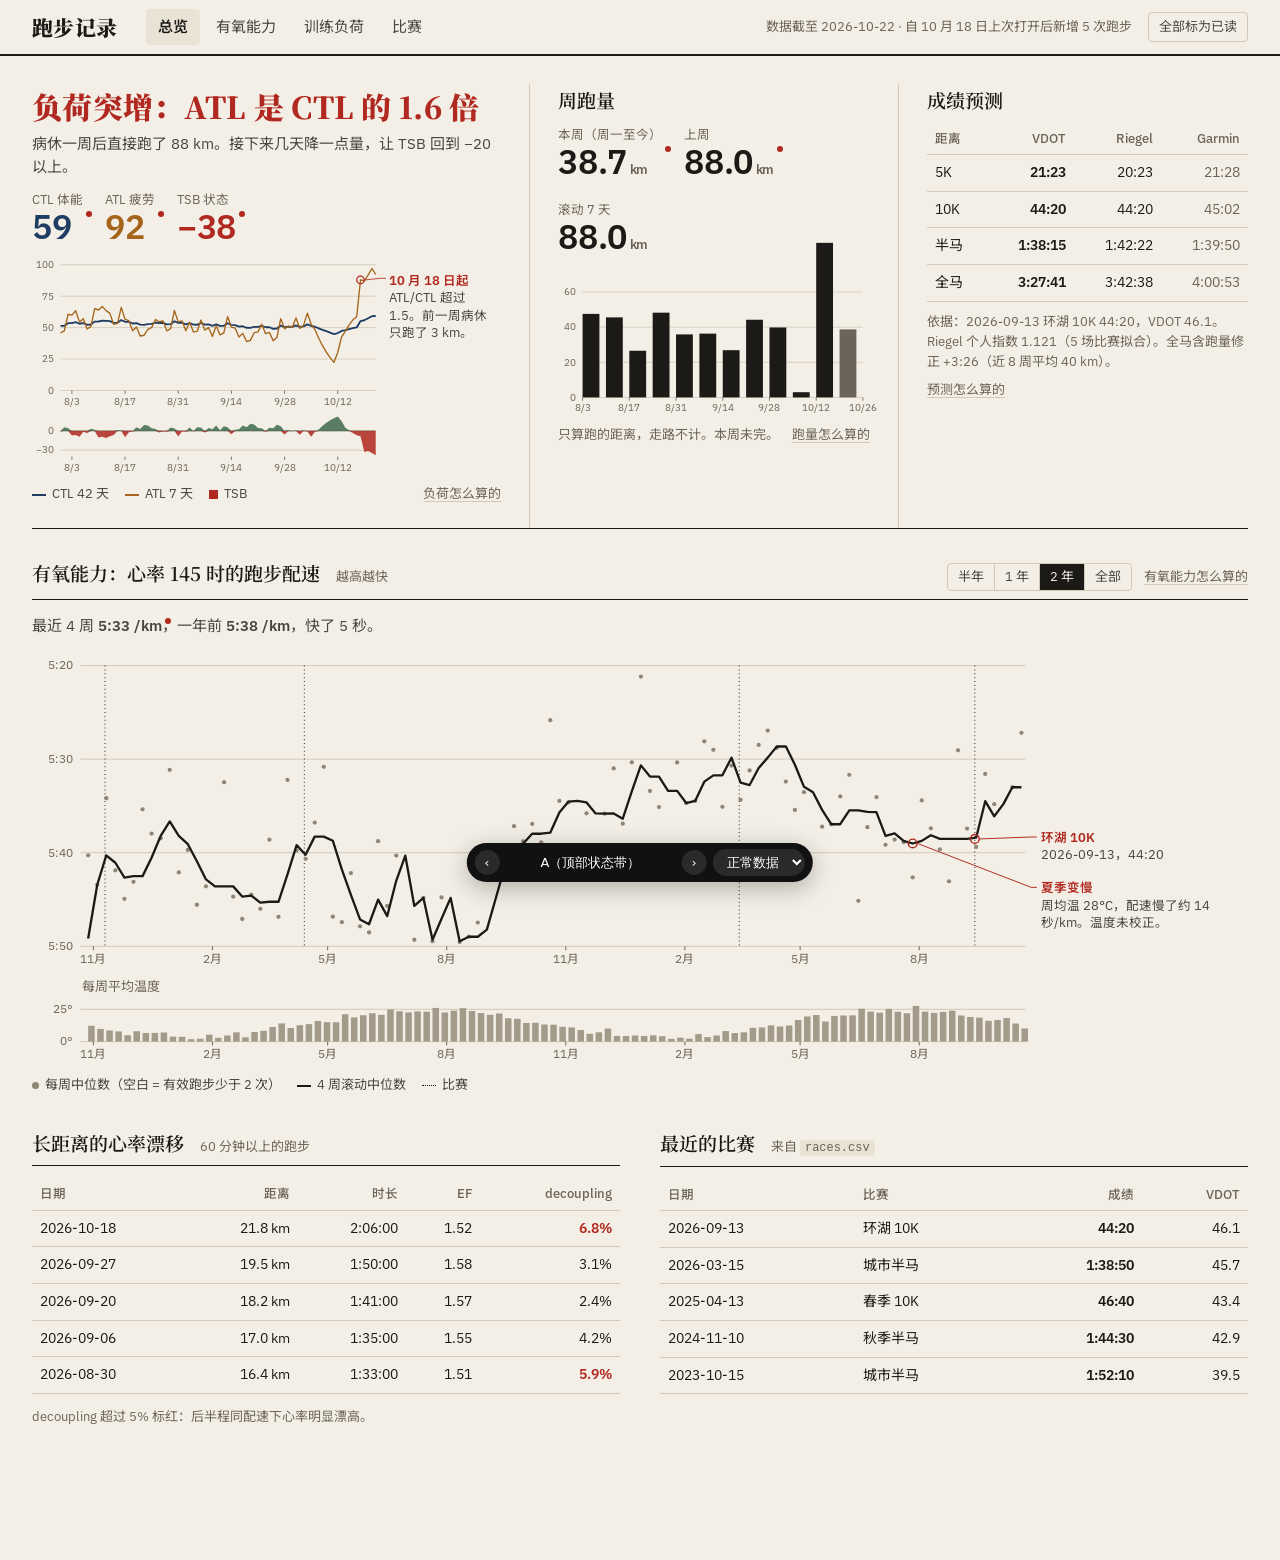
<file: .scratch/running-analysis/prototype/dashboard.html>
<!doctype html>
<html lang="zh-CN">
<head>
<meta charset="utf-8">
<meta name="viewport" content="width=device-width, initial-scale=1">
<title>跑步记录 · 仪表盘原型</title>
<!--
  PROTOTYPE, throwaway (wayfinder ticket 08, 分析仪表盘的设计).
  Three structurally different layouts of the dashboard in the "sports-page data graphics"
  direction, switchable via ?variant=A|B|C, plus ?state=normal|empty|stale.
  All data below is synthetic (示意数据), generated in the browser. Open the file directly.
-->
<link rel="preconnect" href="https://fonts.googleapis.com">
<link rel="preconnect" href="https://fonts.gstatic.com" crossorigin>
<link href="https://fonts.googleapis.com/css2?family=IBM+Plex+Sans:wght@400;500;600&family=Noto+Sans+SC:wght@400;500;700&family=Noto+Serif+SC:wght@600;900&display=swap" rel="stylesheet">
<style>
:root {
  --paper: #f3efe6;
  --paper-2: #e9e3d6;
  --rule: #d2c9b7;
  --rule-strong: #1c1a17;
  --ink: #1c1a17;
  --ink-2: #4a453d;
  --ink-3: #6b6458;
  --red: #b0281f;
  --red-wash: #f3ddd5;
  --fit: #1f3d63;
  --fat: #a5641a;
  --form-pos: #3f6b4f;
  --form-neg: #b0281f;
  --temp: #a39a8a;
  --dot: #8f8676;
  --sans: "IBM Plex Sans", "Noto Sans SC", system-ui, sans-serif;
  --serif: "Noto Serif SC", "Songti SC", serif;
}
* { box-sizing: border-box; }
html { background: var(--paper); color: var(--ink); }
body { margin: 0; font: 15px/1.55 var(--sans); font-variant-numeric: tabular-nums; -webkit-font-smoothing: antialiased; }
::selection { background: var(--red); color: var(--paper); }
:focus-visible { outline: 2px solid var(--red); outline-offset: 2px; }
::-webkit-scrollbar { width: 10px; height: 10px; }
::-webkit-scrollbar-thumb { background: var(--rule); border: 2px solid var(--paper); border-radius: 6px; }
::-webkit-scrollbar-track { background: var(--paper); }
a { color: inherit; text-underline-offset: 3px; text-decoration-color: var(--rule); }
button { font: inherit; color: inherit; }
code { font-family: ui-monospace, "Cascadia Mono", Consolas, monospace; font-size: 0.92em; background: var(--paper-2); padding: 1px 5px; border-radius: 3px; }

/* ---------- shell ---------- */
.topbar { display: flex; align-items: center; gap: 28px; padding: 0 32px; height: 56px; border-bottom: 2px solid var(--rule-strong); }
.brand { font: 900 21px/1 var(--serif); letter-spacing: 0.02em; }
.nav { display: flex; gap: 4px; }
.nav a, .rail a { text-decoration: none; padding: 6px 12px; border-radius: 4px; color: var(--ink-2); }
.nav a:hover, .rail a:hover { background: var(--paper-2); color: var(--ink); }
.nav a[aria-current], .rail a[aria-current] { color: var(--ink); font-weight: 600; background: var(--paper-2); }
.sync { margin-left: auto; color: var(--ink-3); font-size: 13px; display: flex; gap: 16px; align-items: center; }
.btn { border: 1px solid var(--rule); background: transparent; border-radius: 4px; padding: 4px 10px; cursor: pointer; font-size: 13px; color: var(--ink-2); }
.btn:hover { border-color: var(--ink-3); color: var(--ink); }
.page { max-width: 1320px; margin: 0 auto; padding: 28px 32px 120px; }

/* ---------- type ---------- */
.headline { font: 900 30px/1.25 var(--serif); margin: 0 0 6px; letter-spacing: 0.01em; text-wrap: balance; }
.headline.alert { color: var(--red); }
.dek { color: var(--ink-2); margin: 0; max-width: 62ch; }
h2 { font: 600 19px/1.3 var(--serif); margin: 0; }
h3 { font: 600 15px/1.3 var(--sans); margin: 0; }
.sec-head { display: flex; align-items: baseline; gap: 16px; padding-bottom: 8px; border-bottom: 1px solid var(--rule-strong); margin-bottom: 14px; }
.sec-head .tools { margin-left: auto; display: flex; gap: 12px; align-items: center; }
.muted { color: var(--ink-3); }
.small { font-size: 13px; }
.num { font-family: var(--sans); font-weight: 600; }
.big { font: 600 34px/1 var(--sans); letter-spacing: -0.01em; }

/* ---------- controls ---------- */
.seg { display: inline-flex; border: 1px solid var(--rule); border-radius: 4px; overflow: hidden; }
.seg button { border: 0; background: transparent; padding: 3px 10px; font-size: 13px; cursor: pointer; color: var(--ink-2); }
.seg button + button { border-left: 1px solid var(--rule); }
.seg button[aria-pressed="true"] { background: var(--ink); color: var(--paper); }
details.how { font-size: 13px; color: var(--ink-2); }
details.how summary { cursor: pointer; color: var(--ink-3); list-style: none; text-decoration: underline; text-decoration-color: var(--rule); text-underline-offset: 3px; }
details.how summary::-webkit-details-marker { display: none; }
details.how[open] summary { color: var(--ink); }
details.how .body { margin-top: 8px; padding: 10px 12px; background: var(--paper-2); border-radius: 4px; max-width: 70ch; }

/* ---------- "changed since last visit" ---------- */
.new { position: relative; }
.new::after { content: ""; position: absolute; top: 2px; right: -9px; width: 6px; height: 6px; border-radius: 50%; background: var(--red); }
body.seen .new::after { display: none; }

/* ---------- charts ---------- */
.chart { position: relative; width: 100%; }
.chart svg { display: block; width: 100%; height: 100%; overflow: visible; }
.chart text { font: 12px var(--sans); fill: var(--ink-3); font-variant-numeric: tabular-nums; }
.note { position: absolute; font-size: 12.5px; line-height: 1.4; color: var(--ink-2); }
.note b { color: var(--red); font-weight: 600; display: block; }
.note.red { color: var(--red); }
.legend { display: flex; gap: 16px; font-size: 13px; color: var(--ink-2); flex-wrap: wrap; }
.legend i { display: inline-block; width: 14px; height: 0; border-top: 2px solid; vertical-align: middle; margin-right: 6px; }
.legend i.dotk { width: 7px; height: 7px; border: 0; border-radius: 50%; background: var(--dot); }
.legend i.bar { height: 9px; border: 0; width: 9px; }

/* ---------- tables ---------- */
table { border-collapse: collapse; width: 100%; font-size: 14px; }
th { text-align: left; font-weight: 500; color: var(--ink-3); font-size: 12.5px; padding: 4px 8px 6px; border-bottom: 1px solid var(--rule); }
td { padding: 7px 8px; border-bottom: 1px solid var(--rule); }
td.r, th.r { text-align: right; }
tr.garmin td { color: var(--ink-3); }
.stale-wrap td.pred { color: var(--ink-3); text-decoration: line-through; text-decoration-color: var(--rule); }

/* ---------- variant A ---------- */
.a-band { display: grid; grid-template-columns: 1.35fr 1fr 0.95fr; gap: 0; border-bottom: 1px solid var(--rule-strong); margin-bottom: 32px; }
.a-band > section { padding: 4px 28px 24px; }
.a-band > section + section { border-left: 1px solid var(--rule); }
.a-band > section:first-child { padding-left: 0; }
.a-band > section:last-child { padding-right: 0; }
.a-lower { display: grid; grid-template-columns: 1fr 1fr; gap: 40px; margin-top: 36px; }
.stat-line { display: flex; gap: 22px; margin: 12px 0 10px; flex-wrap: wrap; }
.stat-line div { display: flex; flex-direction: column; }
.stat-line span.l { font-size: 12.5px; color: var(--ink-3); }

/* ---------- variant B ---------- */
.b-shell { display: grid; grid-template-columns: 216px 1fr; min-height: calc(100vh - 56px); }
.rail { border-right: 1px solid var(--rule); padding: 24px 14px; display: flex; flex-direction: column; gap: 2px; }
.rail a { display: flex; justify-content: space-between; align-items: center; }
.rail .badge { font-size: 12px; color: var(--paper); background: var(--red); border-radius: 9px; padding: 0 7px; font-weight: 600; }
.rail hr { border: 0; border-top: 1px solid var(--rule); margin: 14px 4px; }
.b-main { padding: 28px 40px 120px; max-width: 1180px; }
.b-grid { display: grid; grid-template-columns: 1fr 300px; gap: 40px; margin-top: 24px; }
.marker { font: 600 11px/18px var(--sans); fill: var(--paper); }
ol.notes { list-style: none; margin: 0; padding: 0; display: flex; flex-direction: column; gap: 14px; }
ol.notes li { display: grid; grid-template-columns: 22px 1fr; gap: 8px; font-size: 13.5px; color: var(--ink-2); }
ol.notes .k { width: 18px; height: 18px; border-radius: 50%; background: var(--red); color: var(--paper); font: 600 11px/18px var(--sans); text-align: center; }
ol.notes b { color: var(--ink); font-weight: 600; }

/* ---------- variant C ---------- */
.c-top { display: grid; grid-template-columns: 1fr auto; gap: 32px; align-items: end; padding-bottom: 18px; border-bottom: 2px solid var(--rule-strong); }
.c-pred { display: flex; gap: 26px; }
.c-pred div { display: flex; flex-direction: column; align-items: flex-end; }
.c-pred .l { font-size: 12.5px; color: var(--ink-3); }
.c-toolbar { display: flex; align-items: center; gap: 16px; padding: 14px 0; border-bottom: 1px solid var(--rule); position: sticky; top: 0; background: var(--paper); z-index: 2; }
.c-readout { margin-left: auto; font-size: 13px; color: var(--ink-2); display: flex; gap: 18px; min-height: 20px; }
.c-readout b { color: var(--ink); font-weight: 600; }
.c-panel { display: grid; grid-template-columns: 150px 1fr; border-bottom: 1px solid var(--rule); }
.c-panel .lab { padding: 14px 16px 0 0; }
.c-panel .lab h3 { margin-bottom: 4px; }
.c-stack { position: relative; }
.xhair { stroke: var(--ink); stroke-width: 1; stroke-dasharray: 2 3; opacity: 0; }

/* ---------- empty state ---------- */
.empty { max-width: 640px; margin: 72px 0; }
.empty ol { padding-left: 20px; color: var(--ink-2); }
.empty li { margin: 6px 0; }

/* ---------- prototype switcher (not part of the design) ---------- */
.proto-bar { position: fixed; left: 50%; bottom: 18px; transform: translateX(-50%); display: flex; align-items: center; gap: 6px; padding: 6px 8px; background: #111; color: #fff; border-radius: 999px; box-shadow: 0 6px 24px rgba(0,0,0,.28); font: 13px system-ui, sans-serif; z-index: 50; }
.proto-bar button, .proto-bar select { background: #2a2a2a; color: #fff; border: 0; border-radius: 999px; padding: 5px 10px; cursor: pointer; font: inherit; }
.proto-bar .lbl { padding: 0 10px; min-width: 170px; text-align: center; }

@media (max-width: 980px) {
  .a-band, .a-lower, .b-grid { grid-template-columns: 1fr; }
  .a-band > section { padding: 16px 0; border-left: 0 !important; }
  .b-shell { grid-template-columns: 1fr; }
  .rail { flex-direction: row; border-right: 0; border-bottom: 1px solid var(--rule); overflow-x: auto; }
  .rail hr { display: none; }
  .c-panel { grid-template-columns: 1fr; }
  .c-top { grid-template-columns: 1fr; }
  .page, .b-main { padding-left: 18px; padding-right: 18px; }
  .topbar { padding: 0 18px; gap: 14px; }
  .nav { display: none; }
  .a-band > *, .a-lower > *, .b-grid > *, .c-top > * { min-width: 0; }
  .headline { font-size: 24px; }
  table { display: block; overflow-x: auto; }
}
</style>
</head>
<body>
<div id="app"></div>
<div class="proto-bar" aria-label="原型切换（不属于设计）">
  <button id="prev" aria-label="上一个变体">‹</button>
  <span class="lbl" id="vlabel"></span>
  <button id="next" aria-label="下一个变体">›</button>
  <select id="state" aria-label="数据状态">
    <option value="normal">正常数据</option>
    <option value="stale">预测过期</option>
    <option value="empty">尚未同步</option>
  </select>
</div>
<script>
"use strict";
// ======================================================================
// Synthetic data (示意数据). Shapes follow tickets 06 and 07; values are made up.
// ======================================================================
const DAY = 864e5;
const T0 = Date.UTC(2021, 7, 2);          // Monday 2021-08-02, first week
const TODAY = Date.UTC(2026, 9, 23);      // Friday
const LAST = TODAY - DAY;                 // last synced day
const LAST_VISIT = Date.UTC(2026, 9, 18);
const P = { hrMax: 192, hrRest: 55, lthr: 170, refHr: 145 };

function rng(seed) { return () => { seed |= 0; seed = seed + 0x6D2B79F5 | 0; let t = Math.imul(seed ^ seed >>> 15, 1 | seed); t = t + Math.imul(t ^ t >>> 7, 61 | t) ^ t; return ((t ^ t >>> 14) >>> 0) / 4294967296; }; }
let rand = rng(20261023);
const gauss = () => { let u = 0, v = 0; while (!u) u = rand(); while (!v) v = rand(); return Math.sqrt(-2 * Math.log(u)) * Math.cos(2 * Math.PI * v); };
const doy = d => (d - Date.UTC(new Date(d).getUTCFullYear(), 0, 1)) / DAY;
const ymd = d => new Date(d).toISOString().slice(0, 10);
const md = d => { const x = new Date(d); return `${x.getUTCMonth() + 1} 月 ${x.getUTCDate()} 日`; };
const trimpOf = (min, hr) => { const x = (hr - P.hrRest) / (P.hrMax - P.hrRest); return min * x * 0.64 * Math.exp(1.92 * x); };

const RACES_ALL = [
  { date: Date.UTC(2023, 9, 15), name: "城市半马", dist: 21097.5, time: 6730 },
  { date: Date.UTC(2024, 10, 10), name: "秋季半马", dist: 21097.5, time: 6270 },
  { date: Date.UTC(2025, 3, 13), name: "春季 10K", dist: 10000, time: 2800 },
  { date: Date.UTC(2026, 2, 15), name: "城市半马", dist: 21097.5, time: 5930 },
  { date: Date.UTC(2026, 8, 13), name: "环湖 10K", dist: 10000, time: 2660 },
];

function aerobicBase(d) {               // seconds per km at reference HR, before season and noise
  const yrs = (d - T0) / (365.25 * DAY);
  return 392 - 90 * (1 - Math.exp(-yrs / 4));
}
function tempOf(d) { return 14 + 10 * Math.cos(2 * Math.PI * (doy(d) - 200) / 365); }

function genData(state) {
  rand = rng(20261023);            // same synthetic data on every render
  if (state === "empty") return null;
  const races = state === "stale" ? RACES_ALL.slice(0, 4) : RACES_ALL;
  const days = [], weeks = [];
  let ctl = 8, atl = 8;
  for (let w = T0; w <= LAST; w += 7 * DAY) {
    const yrs = (w - T0) / (365.25 * DAY);
    const block = Math.floor((w - T0) / (7 * DAY)) % 4;
    let K = (19 + 26 * (1 - Math.exp(-yrs / 2.2))) * (block === 3 ? 0.68 : 1 + 0.06 * block) * (1 + 0.12 * gauss());
    if (w === Date.UTC(2026, 9, 5)) K = 9;      // sick week
    const binge = w >= Date.UTC(2026, 9, 12);    // jump straight back in after being sick
    if (binge) K = 88;
    const pattern = binge ? [0, 1, 2, 3, 4, 5, 6] : K < 24 ? [1, 3, 6] : K < 40 ? [1, 3, 5, 6] : [0, 1, 3, 5, 6];
    const nRuns = pattern.length;
    const tempW = tempOf(w + 3 * DAY) + 1.5 * gauss();
    const season = 0.9 * Math.max(0, tempW - 12);
    const aerW = aerobicBase(w) + season + 4.5 * gauss();
    let km = 0, trimp = 0, runs = 0;
    for (let i = 0; i < 7; i++) {
      const d = w + i * DAY;
      if (d > LAST) break;
      let dTrimp = 0, dKm = 0;
      const k = pattern.indexOf(i);
      const sick = w === Date.UTC(2026, 9, 5) && i > 1;
      if (k >= 0 && !sick) {
        const long = i === 6;
        const runKm = long ? K * 0.34 : K * 0.66 / (nRuns - 1);
        const tempo = k === 1 && nRuns >= 4;
        const hr = tempo ? 163 + 3 * gauss() : long ? 147 + 3 * gauss() : 141 + 4 * gauss();
        const pace = aerW + (tempo ? -38 : long ? 12 : 8);
        const walk = 1 + 0.03 * rand();         // walking seconds count toward TRIMP, not distance
        dKm = runKm; dTrimp = trimpOf(runKm * pace / 60 * walk, hr); runs++;
      }
      if (i === 2 && rand() < 0.35) dTrimp += trimpOf(55, 122);  // cycling: load, no running distance
      for (const r of races) if (r.date === d) { dKm = r.dist / 1000; dTrimp = trimpOf(r.time / 60, 176); runs++; }
      const tsb = ctl - atl;
      ctl += (dTrimp - ctl) / 42; atl += (dTrimp - atl) / 7;
      days.push({ d, trimp: dTrimp, km: dKm, ctl, atl, tsb });
      km += dKm; trimp += dTrimp;
    }
    const blank = runs < 2 || rand() < 0.06;
    weeks.push({ d: w, km, trimp, runs, temp: tempW, aer: blank ? null : aerW });
  }
  // 4-week rolling median of the weekly aerobic value
  weeks.forEach((wk, i) => {
    const xs = weeks.slice(Math.max(0, i - 3), i + 1).map(x => x.aer).filter(x => x != null).sort((a, b) => a - b);
    wk.aerRoll = xs.length >= 2 ? (xs.length % 2 ? xs[(xs.length - 1) / 2] : (xs[xs.length / 2 - 1] + xs[xs.length / 2]) / 2) : null;
  });
  const longRuns = [
    { d: Date.UTC(2026, 9, 18), km: 21.8, min: 126, ef: 1.52, dec: 6.8 },
    { d: Date.UTC(2026, 8, 27), km: 19.5, min: 110, ef: 1.58, dec: 3.1 },
    { d: Date.UTC(2026, 8, 20), km: 18.2, min: 101, ef: 1.57, dec: 2.4 },
    { d: Date.UTC(2026, 8, 6), km: 17.0, min: 95, ef: 1.55, dec: 4.2 },
    { d: Date.UTC(2026, 7, 30), km: 16.4, min: 93, ef: 1.51, dec: 5.9 },
  ];
  return { days, weeks, races, longRuns, pred: predict(races, weeks) };
}

// ---------- prediction (ticket 07): VDOT primary, Riegel comparison ----------
function vdot(dist, sec) { const t = sec / 60, v = dist / t; return (-4.6 + 0.182258 * v + 0.000104 * v * v) / (0.8 + 0.1894393 * Math.exp(-0.012778 * t) + 0.2989558 * Math.exp(-0.1932605 * t)); }
function vdotTime(V, dist) { let lo = 300, hi = 36000; for (let i = 0; i < 60; i++) { const m = (lo + hi) / 2; if (vdot(dist, m) > V) lo = m; else hi = m; } return (lo + hi) / 2; }
function predict(races, weeks) {
  const recent = races.filter(r => TODAY - r.date <= 183 * DAY);
  const last = races[races.length - 1];
  const basis = (recent.length ? recent : [last]).reduce((a, b) => vdot(b.dist, b.time) > vdot(a.dist, a.time) ? b : a);
  const V = vdot(basis.dist, basis.time);
  const xs = races.map(r => Math.log(r.dist)), ys = races.map(r => Math.log(r.time));
  const mx = xs.reduce((a, b) => a + b) / xs.length, my = ys.reduce((a, b) => a + b) / ys.length;
  const k = xs.reduce((s, x, i) => s + (x - mx) * (ys[i] - my), 0) / xs.reduce((s, x) => s + (x - mx) ** 2, 0);
  const vol8 = weeks.slice(-9, -1).reduce((s, w) => s + w.km, 0) / 8;
  const dists = [["5K", 5000, 1288], ["10K", 10000, 2702], ["半马", 21097.5, 5990], ["全马", 42195, 14453]];
  return {
    stale: !recent.length, basis, V, k, vol8,
    rows: dists.map(([label, dist, garmin]) => {
      const v = vdotTime(V, dist), rg = basis.time * Math.pow(dist / basis.dist, k);
      const adj = dist > 40000 ? Math.max(0, (55 - vol8) * 14) : 0;  // illustrative mileage penalty
      return { label, dist, vdot: v + adj, adj, riegel: rg, garmin };
    }),
  };
}

// ---------- formatting ----------
function fmtDur(s) { s = Math.round(s); const h = Math.floor(s / 3600), m = Math.floor(s % 3600 / 60), x = s % 60; return h ? `${h}:${String(m).padStart(2, "0")}:${String(x).padStart(2, "0")}` : `${m}:${String(x).padStart(2, "0")}`; }
const fmtPace = s => s == null ? "—" : `${Math.floor(s / 60)}:${String(Math.round(s % 60)).padStart(2, "0")}`;
const f1 = x => x.toFixed(1);
const f0 = x => Math.round(x).toString();
const signed = x => (x > 0 ? "+" : x < 0 ? "−" : "") + Math.abs(Math.round(x));

// ======================================================================
// SVG chart helper. Notes are HTML laid over the SVG so they wrap.
// ======================================================================
function chart(o) {
  const W = o.width, H = o.height, m = Object.assign({ t: 14, r: 16, b: 26, l: 46 }, o.m || {});
  const iw = W - m.l - m.r, ih = H - m.t - m.b;
  const sx = d => m.l + (d - o.x0) / (o.x1 - o.x0) * iw;
  const sy = v => { const f = (v - o.y0) / (o.y1 - o.y0); return o.invert ? m.t + f * ih : m.t + ih - f * ih; };
  let s = `<svg viewBox="0 0 ${W} ${H}" preserveAspectRatio="none" role="img" aria-label="${o.label || ""}">`;
  for (const v of o.yTicks || []) {
    const y = sy(v);
    s += `<line x1="${m.l}" x2="${W - m.r}" y1="${y}" y2="${y}" stroke="${v === 0 && o.zero ? "var(--ink-3)" : "var(--rule)"}" stroke-width="1"/>`;
    s += `<text x="${m.l - 8}" y="${y + 4}" text-anchor="end">${(o.yFmt || f0)(v)}</text>`;
  }
  if (!o.noX) {
    const span = o.x1 - o.x0, stepM = span > 900 * DAY ? 12 : span > 400 * DAY ? 3 : span > 150 * DAY ? 1 : 0;
    const dt = new Date(o.x0); let cur = Date.UTC(dt.getUTCFullYear(), dt.getUTCMonth() + 1, 1);
    if (stepM === 0) { for (let d = o.x0 + ((7 - new Date(o.x0).getUTCDay() + 1) % 7) * DAY; d <= o.x1; d += 14 * DAY) s += xt(d, md(d).replace(" 月 ", "/").replace(" 日", "")); }
    else for (; cur <= o.x1; cur = Date.UTC(new Date(cur).getUTCFullYear(), new Date(cur).getUTCMonth() + stepM, 1)) {
      const x = new Date(cur), lab = x.getUTCMonth() === 0 ? `${x.getUTCFullYear()}` : stepM >= 12 ? `${x.getUTCFullYear()}` : `${x.getUTCMonth() + 1}月`;
      if (stepM >= 12 && x.getUTCMonth() !== 0) { cur = Date.UTC(x.getUTCFullYear() + 1, 0, 1); if (cur > o.x1) break; }
      s += xt(cur, stepM >= 12 ? `${new Date(cur).getUTCFullYear()}` : lab);
    }
  }
  function xt(d, lab) { const x = sx(d); return `<line x1="${x}" x2="${x}" y1="${H - m.b}" y2="${H - m.b + 4}" stroke="var(--ink-3)"/><text x="${x}" y="${H - m.b + 17}" text-anchor="middle">${lab}</text>`; }
  for (const e of o.events || []) { const x = sx(e.d); s += `<line x1="${x}" x2="${x}" y1="${m.t}" y2="${H - m.b}" stroke="var(--ink)" stroke-width="1" stroke-dasharray="1 3"/>`; }
  for (const sr of o.series) {
    const pts = sr.data.filter(p => p.d >= o.x0 && p.d <= o.x1);
    if (sr.type === "bar") {
      const bw = Math.max(1, (sx(o.x0 + (sr.step || 7 * DAY)) - sx(o.x0)) * 0.72);
      for (const p of pts) if (p.v != null) { const y = sy(p.v), y0 = sy(0); s += `<rect x="${sx(p.d) + (sr.offset || 0)}" y="${Math.min(y, y0)}" width="${bw}" height="${Math.abs(y0 - y)}" fill="${p.c || sr.color}"/>`; }
    } else if (sr.type === "dots") {
      for (const p of pts) if (p.v != null) s += `<circle cx="${sx(p.d)}" cy="${sy(p.v)}" r="${sr.r || 2.2}" fill="${sr.color}"/>`;
    } else if (sr.type === "area0") {
      for (const sign of [1, -1]) {
        let d = `M${sx(pts[0].d)},${sy(0)}`;
        for (const p of pts) d += `L${sx(p.d)},${sy(sign > 0 ? Math.max(0, p.v) : Math.min(0, p.v))}`;
        d += `L${sx(pts[pts.length - 1].d)},${sy(0)}Z`;
        s += `<path d="${d}" fill="${sign > 0 ? sr.pos : sr.neg}" opacity="0.85"/>`;
      }
    } else {
      let d = "", pen = false;
      for (const p of pts) { if (p.v == null) { pen = false; continue; } d += `${pen ? "L" : "M"}${sx(p.d).toFixed(1)},${sy(p.v).toFixed(1)}`; pen = true; }
      s += `<path d="${d}" fill="none" stroke="${sr.color}" stroke-width="${sr.w || 2}" stroke-linejoin="round" ${sr.dash ? `stroke-dasharray="${sr.dash}"` : ""}/>`;
    }
  }
  // margin notes with leader lines; markers for numbered notes
  let notes = "";
  const placed = [];
  for (const [i, n] of (o.notes || []).entries()) {
    const px = sx(n.d), py = n.v == null ? m.t + 6 : sy(n.v);
    if (n.key) {
      s += `<circle cx="${px}" cy="${py}" r="9" fill="var(--red)"/><text class="marker" x="${px}" y="${py + 4}" text-anchor="middle" style="fill:var(--paper);font-weight:600;font-size:11px">${n.key}</text>`;
      continue;
    }
    let ty = Math.max(m.t, py - 10);
    for (const q of placed) if (Math.abs(ty - q) < (n.h || 52)) ty = q + (n.h || 52);
    placed.push(ty);
    s += `<circle cx="${px}" cy="${py}" r="4.5" fill="none" stroke="var(--red)" stroke-width="1.5"/>`;
    s += `<polyline points="${px + 5},${py} ${W - m.r + 6},${ty + 8} ${W - m.r + 12},${ty + 8}" fill="none" stroke="var(--red)" stroke-width="1"/>`;
    notes += `<div class="note" style="left:${(W - m.r + 16) / W * 100}%;top:${ty / H * 100}%;width:${(m.r - 18) / W * 100}%">${n.html}</div>`;
  }
  s += `<line class="xhair" x1="0" x2="0" y1="${m.t}" y2="${H - m.b}"/>`;
  s += `</svg>`;
  return { html: `<div class="chart" style="aspect-ratio:${W}/${H}">${s}${notes}</div>`, sx, sy, m, W };
}

// ======================================================================
// Derived views shared by the variants
// ======================================================================
function view(D) {
  const last = D.days[D.days.length - 1];
  const ratio = last.atl / last.ctl;
  let onset = null;
  for (let i = D.days.length - 1; i >= D.days.length - 21; i--) { if (D.days[i].atl / D.days[i].ctl > 1.5) onset = D.days[i].d; else if (onset) break; }
  const wkThis = D.weeks[D.weeks.length - 1], wkPrev = D.weeks[D.weeks.length - 2], wkPrev2 = D.weeks[D.weeks.length - 3];
  const roll7 = D.days.slice(-7).reduce((s, x) => s + x.km, 0);
  const aerNow = [...D.weeks].reverse().find(w => w.aerRoll != null);
  const aerYearAgo = D.weeks.filter(w => w.d <= aerNow.d - 364 * DAY && w.aerRoll != null).pop();
  const newRuns = D.days.filter(x => x.d >= LAST_VISIT && x.km > 0).length;
  const tsbWord = last.tsb < -25 ? "疲劳累积" : last.tsb < -10 ? "正在训练" : last.tsb < 5 ? "平衡" : "恢复充分";
  return { last, ratio, onset, wkThis, wkPrev, wkPrev2, roll7, aerNow, aerYearAgo, newRuns, tsbWord, pred: D.pred };
}

const HOW = {
  load: `每秒 TRIMP = Δt × HRr × 0.64 × e<sup>1.92·HRr</sup>，HRr = (心率 − 55) / (192 − 55)。所有带心率的活动都计入，没有心率的活动记为缺失。CTL 是 42 天指数加权平均，ATL 是 7 天；TSB = 昨天的 CTL − 昨天的 ATL。ATL/CTL 超过 1.5 时提示负荷突增。数值只作相对比较。`,
  km: `周一到周日的自然周。只算"跑"的秒数对应的距离：步频 10 秒平滑后 ≥ 140 spm 算跑；路跑、跑步机、越野跑都计入。`,
  aer: `参考心率 145 bpm 下的跑步配速。每次户外路跑在稳态段上拟合"坡度校正速度 ~ 心率"直线，取 145 bpm 处的值；坡度用 Minetti 公式校正。每周取中位数，少于 2 次有效跑步的周留空；趋势线是 4 周滚动中位数。温度未校正，只作参照。`,
  pred: `用最近 6 个月内最好的一场全力比赛算 VDOT（Daniels），推算各距离成绩。Riegel 用全部比赛拟合的个人指数作对照。全马按近 8 周平均周跑量加修正。Garmin 的预测只作参照。没有 6 个月内的比赛时标为过期。`,
};
function paceAxis(ws) {
  const v = ws.map(w => w.aer).filter(x => x != null), lo = Math.floor(Math.min(...v) / 10) * 10, hi = Math.ceil(Math.max(...v) / 10) * 10;
  const st = hi - lo > 60 ? 20 : 10, ticks = [];
  for (let t = lo; t <= hi; t += st) ticks.push(t);
  return { y0: hi, y1: lo, yTicks: ticks };
}
const HOW_LABEL = { load: "负荷怎么算的", km: "跑量怎么算的", aer: "有氧能力怎么算的", pred: "预测怎么算的" };
const how = k => `<details class="how"><summary>${HOW_LABEL[k]}</summary><div class="body">${HOW[k]}</div></details>`;

function predTable(V) {
  const p = V.pred;
  return `<table class="${p.stale ? "stale-wrap" : ""}">
    <thead><tr><th>距离</th><th class="r">VDOT</th><th class="r">Riegel</th><th class="r">Garmin</th></tr></thead>
    <tbody>${p.rows.map(r => `<tr><td>${r.label}</td><td class="r pred num">${fmtDur(r.vdot)}</td><td class="r pred">${fmtDur(r.riegel)}</td><td class="r muted">${fmtDur(r.garmin)}</td></tr>`).join("")}</tbody></table>`;
}
function predCaption(V) {
  const p = V.pred, b = p.basis;
  return p.stale
    ? `<p class="small" style="color:var(--red);margin:10px 0 0"><b>预测已过期。</b>最近一场全力比赛是 ${ymd(b.date)} 的${b.name}，已超过 6 个月。下一场比赛后填进 <code>races.csv</code>。</p>`
    : `<p class="small muted" style="margin:10px 0 0">依据：${ymd(b.date)} ${b.name} ${fmtDur(b.time)}，VDOT ${p.V.toFixed(1)}。Riegel 个人指数 ${p.k.toFixed(3)}（${D.races.length} 场比赛拟合）。全马含跑量修正 +${fmtDur(p.rows[3].adj)}（近 8 周平均 ${f0(p.vol8)} km）。</p>`;
}

// ======================================================================
// Variant A: status band on top, full-width aerobic trend, details below
// ======================================================================
function renderA(D, V, ui) {
  const L = V.last, spike = V.ratio > 1.5;
  const d12 = D.days.slice(-84), x0 = d12[0].d, x1 = LAST;
  const load = chart({
    width: 560, height: 190, x0, x1, y0: 0, y1: 100, yTicks: [0, 25, 50, 75, 100],
    m: { r: 150, l: 34 }, label: "近 12 周 CTL 与 ATL",
    series: [{ data: d12.map(x => ({ d: x.d, v: x.ctl })), color: "var(--fit)", w: 2.2 }, { data: d12.map(x => ({ d: x.d, v: x.atl })), color: "var(--fat)", w: 1.6 }],
    notes: spike ? [{ d: V.onset, v: D.days.find(x => x.d === V.onset).atl, html: `<b>${md(V.onset)}起</b>ATL/CTL 超过 1.5。前一周病休只跑了 ${f0(V.wkPrev2.km)} km。` }] : [],
  });
  const tsb = chart({
    width: 560, height: 78, x0, x1, y0: -40, y1: 20, yTicks: [-30, 0], zero: true, m: { r: 150, l: 34, t: 6 }, yFmt: v => v === 0 ? "0" : signed(v),
    series: [{ type: "area0", data: d12.map(x => ({ d: x.d, v: x.tsb })), pos: "var(--form-pos)", neg: "var(--form-neg)" }], label: "TSB",
  });
  const wk = D.weeks.slice(-12);
  const kmc = chart({
    width: 380, height: 190, x0: wk[0].d, x1: wk[wk.length - 1].d + 7 * DAY, y0: 0, y1: 70, yTicks: [0, 20, 40, 60], m: { l: 30, r: 8 },
    series: [{ type: "bar", data: wk.map((w, i) => ({ d: w.d, v: w.km, c: i === wk.length - 1 ? "var(--ink-3)" : "var(--ink)" })) }], label: "近 12 周周跑量",
  });

  const ranges = { "半年": 183, "1 年": 365, "2 年": 730, "全部": 9999 };
  const span = ranges[ui.range] * DAY, ax0 = Math.max(T0, LAST - span);
  const aw = D.weeks.filter(w => w.d >= ax0);
  const aerNotes = [];
  for (const r of D.races) if (r.date >= ax0) { const w = aw.find(x => x.d <= r.date && r.date < x.d + 7 * DAY); if (w && w.aerRoll) aerNotes.push({ d: r.date, v: w.aerRoll, html: `<b>${r.name}</b>${ymd(r.date)}，${fmtDur(r.time)}` }); }
  const summer = aw.filter(w => new Date(w.d).getUTCMonth() === 6 && w.aerRoll).slice(-1)[0];
  if (summer) aerNotes.push({ summer: true, d: summer.d, v: summer.aerRoll, html: `<b>夏季变慢</b>周均温 ${f0(summer.temp)}°C，配速慢了约 ${f0(0.9 * (summer.temp - 12))} 秒/km。温度未校正。` });
  // pace axis inverted: faster (smaller) is up
  const aerInv = chart({
    width: 1256, height: 330, x0: ax0, x1: LAST, ...paceAxis(aw), yFmt: fmtPace,
    m: { r: 230, l: 50 }, label: "有氧能力趋势", events: D.races.filter(r => r.date >= ax0).map(r => ({ d: r.date })),
    series: [{ type: "dots", data: aw.map(w => ({ d: w.d, v: w.aer })), color: "var(--dot)" }, { data: aw.map(w => ({ d: w.d, v: w.aerRoll })), color: "var(--ink)", w: 2.4 }],
    notes: [aerNotes.filter(n => !n.summer).pop(), aerNotes.find(n => n.summer)].filter(Boolean),
  });
  const temp = chart({
    width: 1256, height: 70, x0: ax0, x1: LAST, y0: 0, y1: 30, yTicks: [0, 25], yFmt: v => `${v}°`, m: { r: 230, l: 50, t: 4 }, noX: false,
    series: [{ type: "bar", data: aw.map(w => ({ d: w.d, v: w.temp })), color: "var(--temp)" }], label: "每周平均温度",
  });
  const diff = V.aerYearAgo ? V.aerNow.aerRoll - V.aerYearAgo.aerRoll : 0;

  return `
  ${topbar("总览")}
  <main class="page">
    <div class="a-band">
      <section>
        <h1 class="headline ${spike ? "alert" : ""}">${spike ? `负荷突增：ATL 是 CTL 的 ${V.ratio.toFixed(1)} 倍` : `训练负荷${V.tsbWord}`}</h1>
        <p class="dek">${spike ? `病休一周后直接跑了 ${f0(V.wkPrev.km)} km。接下来几天降一点量，让 TSB 回到 −20 以上。` : `CTL 稳定，TSB 在正常训练区间。`}</p>
        <div class="stat-line">
          <div><span class="l">CTL 体能</span><span class="big new" style="color:var(--fit)">${f0(L.ctl)}</span></div>
          <div><span class="l">ATL 疲劳</span><span class="big new" style="color:var(--fat)">${f0(L.atl)}</span></div>
          <div><span class="l">TSB 状态</span><span class="big new" style="color:${L.tsb < 0 ? "var(--red)" : "var(--form-pos)"}">${signed(L.tsb)}</span></div>
        </div>
        ${load.html}${tsb.html}
        <div style="display:flex;justify-content:space-between;align-items:center;margin-top:6px">
          <div class="legend"><span><i style="border-color:var(--fit)"></i>CTL 42 天</span><span><i style="border-color:var(--fat)"></i>ATL 7 天</span><span><i class="bar" style="background:var(--form-neg)"></i>TSB</span></div>${how("load")}
        </div>
      </section>
      <section>
        <h2>周跑量</h2>
        <div class="stat-line">
          <div><span class="l">本周（周一至今）</span><span class="big new">${f1(V.wkThis.km)}<span class="small muted"> km</span></span></div>
          <div><span class="l">上周</span><span class="big new">${f1(V.wkPrev.km)}<span class="small muted"> km</span></span></div>
          <div><span class="l">滚动 7 天</span><span class="big">${f1(V.roll7)}<span class="small muted"> km</span></span></div>
        </div>
        ${kmc.html}
        <div style="display:flex;justify-content:space-between;margin-top:6px"><span class="small muted">只算跑的距离，走路不计。本周未完。</span>${how("km")}</div>
      </section>
      <section>
        <h2>成绩预测</h2>
        <div style="margin-top:12px">${predTable(V)}</div>
        ${predCaption(V)}
        <div style="margin-top:8px">${how("pred")}</div>
      </section>
    </div>

    <section>
      <div class="sec-head">
        <h2>有氧能力：心率 145 时的跑步配速</h2>
        <span class="muted small">越高越快</span>
        <div class="tools">
          <div class="seg" role="group" aria-label="时间范围">${Object.keys(ranges).map(k => `<button data-range="${k}" aria-pressed="${k === ui.range}">${k}</button>`).join("")}</div>
          ${how("aer")}
        </div>
      </div>
      <p class="dek" style="margin-bottom:14px">最近 4 周 <span class="num new">${fmtPace(V.aerNow.aerRoll)} /km</span>，一年前 <span class="num">${fmtPace(V.aerYearAgo && V.aerYearAgo.aerRoll)} /km</span>，${diff < 0 ? `快了 ${f0(-diff)} 秒` : `慢了 ${f0(diff)} 秒`}。</p>
      ${aerInv.html}
      <div class="small muted" style="margin:6px 0 2px 50px">每周平均温度</div>
      ${temp.html}
      <div class="legend" style="margin-top:8px"><span><i class="dotk"></i>每周中位数（空白 = 有效跑步少于 2 次）</span><span><i style="border-color:var(--ink)"></i>4 周滚动中位数</span><span><i style="border-top:1px dotted var(--ink)"></i>比赛</span></div>
    </section>

    <div class="a-lower">
      <section>
        <div class="sec-head"><h2>长距离的心率漂移</h2><span class="muted small">60 分钟以上的跑步</span></div>
        ${longRunTable(D)}
      </section>
      <section>
        <div class="sec-head"><h2>最近的比赛</h2><span class="muted small">来自 <code>races.csv</code></span></div>
        ${raceTable(D)}
      </section>
    </div>
  </main>`;
}

function longRunTable(D) {
  return `<table><thead><tr><th>日期</th><th class="r">距离</th><th class="r">时长</th><th class="r">EF</th><th class="r">decoupling</th></tr></thead><tbody>
  ${D.longRuns.map(r => `<tr><td>${ymd(r.d)}</td><td class="r">${f1(r.km)} km</td><td class="r">${fmtDur(r.min * 60)}</td><td class="r">${r.ef.toFixed(2)}</td><td class="r" style="${r.dec > 5 ? "color:var(--red);font-weight:600" : ""}">${f1(r.dec)}%</td></tr>`).join("")}
  </tbody></table><p class="small muted">decoupling 超过 5% 标红：后半程同配速下心率明显漂高。</p>`;
}
function raceTable(D) {
  return `<table><thead><tr><th>日期</th><th>比赛</th><th class="r">成绩</th><th class="r">VDOT</th></tr></thead><tbody>
  ${[...D.races].reverse().map(r => `<tr><td>${ymd(r.date)}</td><td>${r.name}</td><td class="r num">${fmtDur(r.time)}</td><td class="r">${vdot(r.dist, r.time).toFixed(1)}</td></tr>`).join("")}
  </tbody></table>`;
}

function topbar(cur, withNav = true) {
  const items = ["总览", "有氧能力", "训练负荷", "比赛"];
  return `<header class="topbar"><span class="brand">跑步记录</span>
    ${withNav ? `<nav class="nav" aria-label="主导航">${items.map(i => `<a href="#" ${i === cur ? 'aria-current="page"' : ""}>${i}</a>`).join("")}</nav>` : ""}
    <div class="sync">${D ? `<span>数据截至 ${ymd(LAST)} · 自 ${md(LAST_VISIT)}上次打开后新增 ${VIEW.newRuns} 次跑步</span><button class="btn" data-seen>全部标为已读</button>` : `<span>尚未同步</span>`}</div></header>`;
}

// ======================================================================
// Variant B: side rail, one section per page, numbered notes beside the chart
// ======================================================================
function renderB(D, V, ui) {
  const sec = ui.section;
  const nav = [["负荷", "训练负荷", V.ratio > 1.5 ? "!" : ""], ["有氧", "有氧能力", ""], ["比赛", "成绩预测", V.pred.stale ? "过期" : ""]];
  let body = "";
  if (sec === "负荷") {
    const d = D.days.slice(-182), x0 = d[0].d;
    const spikeDay = V.onset && D.days.find(x => x.d === V.onset);
    const peak = d.reduce((a, b) => b.ctl > a.ctl ? b : a);
    const load = chart({
      width: 820, height: 280, x0, x1: LAST, y0: 0, y1: 100, yTicks: [0, 25, 50, 75, 100], label: "近半年 CTL 与 ATL",
      series: [{ data: d.map(x => ({ d: x.d, v: x.ctl })), color: "var(--fit)", w: 2.4 }, { data: d.map(x => ({ d: x.d, v: x.atl })), color: "var(--fat)", w: 1.5 }],
      notes: [{ d: peak.d, v: peak.ctl, key: 1 }, ...(spikeDay ? [{ d: spikeDay.d, v: spikeDay.atl, key: 2 }] : [])],
    });
    const tsb = chart({ width: 820, height: 110, x0, x1: LAST, y0: -40, y1: 25, yTicks: [-30, -15, 0, 15], zero: true, yFmt: v => v === 0 ? "0" : signed(v), m: { t: 6 }, series: [{ type: "area0", data: d.map(x => ({ d: x.d, v: x.tsb })), pos: "var(--form-pos)", neg: "var(--form-neg)" }] });
    const wk = D.weeks.slice(-26);
    const kmc = chart({ width: 820, height: 150, x0, x1: LAST, y0: 0, y1: 70, yTicks: [0, 30, 60], m: { t: 8 }, series: [{ type: "bar", data: wk.map((w, i) => ({ d: w.d, v: w.km, c: i === wk.length - 1 ? "var(--ink-3)" : "var(--ink)" })) }] });
    body = `
      <h1 class="headline ${V.ratio > 1.5 ? "alert" : ""}">${V.ratio > 1.5 ? `负荷突增：ATL 是 CTL 的 ${V.ratio.toFixed(1)} 倍` : `训练负荷${V.tsbWord}`}</h1>
      <p class="dek">CTL <b class="num new" style="color:var(--fit)">${f0(V.last.ctl)}</b> · ATL <b class="num new" style="color:var(--fat)">${f0(V.last.atl)}</b> · TSB <b class="num new" style="color:var(--red)">${signed(V.last.tsb)}</b> · 本周 <b class="num new">${f1(V.wkThis.km)} km</b>，上周 <b class="num">${f1(V.wkPrev.km)} km</b></p>
      <div class="b-grid">
        <div>
          <div class="sec-head"><h3>CTL / ATL（近半年）</h3><div class="tools"><div class="legend"><span><i style="border-color:var(--fit)"></i>CTL</span><span><i style="border-color:var(--fat)"></i>ATL</span></div></div></div>
          ${load.html}
          <div class="sec-head" style="margin-top:20px"><h3>TSB</h3></div>${tsb.html}
          <div class="sec-head" style="margin-top:20px"><h3>周跑量（km）</h3><span class="muted small">只算跑的距离</span></div>${kmc.html}
        </div>
        <aside>
          <div class="sec-head"><h3>批注</h3></div>
          <ol class="notes">
            <li><span class="k">1</span><span><b>${md(peak.d)}：CTL 最高 ${f0(peak.ctl)}</b><br>春季半马备赛期的顶点。</span></li>
            ${spikeDay ? `<li><span class="k">2</span><span><b>${md(V.onset)}起：负荷突增</b><br>病休一周（${f0(V.wkPrev2.km)} km）后直接跑了 ${f0(V.wkPrev.km)} km，ATL/CTL 超过 1.5。</span></li>` : ""}
          </ol>
          <div style="margin-top:24px">${how("load")}</div>
          <div style="margin-top:8px">${how("km")}</div>
        </aside>
      </div>`;
  } else if (sec === "有氧") {
    const aw = D.weeks;
    const r = D.races.map((x, i) => ({ d: x.date, v: (aw.find(w => w.d <= x.date && x.date < w.d + 7 * DAY) || {}).aerRoll, key: i + 1 })).filter(x => x.v);
    const aer = chart({ width: 820, height: 340, x0: T0, x1: LAST, ...paceAxis(aw), yFmt: fmtPace, label: "有氧能力全部历史",
      series: [{ type: "dots", data: aw.map(w => ({ d: w.d, v: w.aer })), color: "var(--dot)" }, { data: aw.map(w => ({ d: w.d, v: w.aerRoll })), color: "var(--ink)", w: 2.2 }], notes: r });
    const temp = chart({ width: 820, height: 80, x0: T0, x1: LAST, y0: 0, y1: 30, yTicks: [0, 25], yFmt: v => `${v}°`, m: { t: 4 }, series: [{ type: "bar", data: aw.map(w => ({ d: w.d, v: w.temp })), color: "var(--temp)" }] });
    body = `
      <h1 class="headline">有氧能力：一年快了 ${f0(V.aerYearAgo.aerRoll - V.aerNow.aerRoll)} 秒/km</h1>
      <p class="dek">心率 145 时的跑步配速，最近 4 周 <b class="num new">${fmtPace(V.aerNow.aerRoll)} /km</b>，一年前 ${fmtPace(V.aerYearAgo.aerRoll)} /km。</p>
      <div class="b-grid">
        <div>${aer.html}<div class="small muted" style="margin:6px 0 0 46px">每周平均温度</div>${temp.html}
          <div class="legend" style="margin-top:8px"><span><i class="dotk"></i>每周中位数</span><span><i style="border-color:var(--ink)"></i>4 周滚动中位数</span></div>
          <div class="sec-head" style="margin-top:32px"><h3>长距离的心率漂移</h3></div>${longRunTable(D)}</div>
        <aside><div class="sec-head"><h3>批注：比赛</h3></div><ol class="notes">${D.races.map((x, i) => `<li><span class="k">${i + 1}</span><span><b>${x.name}</b><br>${ymd(x.date)} · ${fmtDur(x.time)}</span></li>`).join("")}</ol>
          <p class="small muted" style="margin-top:20px">夏季几个月配速普遍慢 10–15 秒，温度第一版不校正。</p><div style="margin-top:8px">${how("aer")}</div></aside>
      </div>`;
  } else {
    body = `<h1 class="headline ${V.pred.stale ? "alert" : ""}">${V.pred.stale ? "成绩预测已过期" : `全马预计 ${fmtDur(V.pred.rows[3].vdot)}`}</h1>
      <p class="dek">${V.pred.stale ? "最近 6 个月没有全力比赛。下面是按旧比赛推算的值，仅供参考。" : `依据 ${ymd(V.pred.basis.date)} ${V.pred.basis.name}，VDOT ${V.pred.V.toFixed(1)}。`}</p>
      <div class="b-grid"><div>${predTable(V)}${predCaption(V)}<div class="sec-head" style="margin-top:32px"><h3>全部比赛</h3></div>${raceTable(D)}</div><aside>${how("pred")}</aside></div>`;
  }
  return `${topbar("", false)}
  <div class="b-shell">
    <nav class="rail" aria-label="分区">
      ${nav.map(([k, label, badge]) => `<a href="#" data-section="${k}" ${k === sec ? 'aria-current="page"' : ""}>${label}${badge ? `<span class="badge">${badge}</span>` : ""}</a>`).join("")}
      <hr><a href="#" class="muted small">数据状态</a><a href="#" class="muted small">参数设置</a>
    </nav>
    <main class="b-main">${body}</main>
  </div>`;
}

// ======================================================================
// Variant C: one shared time axis, stacked panels, crosshair across all
// ======================================================================
function renderC(D, V, ui) {
  const ranges = { "12 周": 84, "半年": 183, "1 年": 365, "全部": 9999 };
  const x0 = Math.max(T0, LAST - ranges[ui.crange] * DAY), x1 = LAST;
  const days = D.days.filter(x => x.d >= x0), wks = D.weeks.filter(w => w.d >= x0 - 6 * DAY);
  const M = { l: 50, r: 210 };
  const ev = D.races.filter(r => r.date >= x0).map(r => ({ d: r.date }));
  const step = Math.max(1, Math.round(days.length / 400));
  const thin = days.filter((_, i) => i % step === 0 || i === days.length - 1);
  const spikeDay = V.onset && days.find(x => x.d === V.onset);
  const panels = [
    ["周跑量", "km，只算跑", chart({ width: 1120, height: 120, x0, x1, y0: 0, y1: 70, yTicks: [0, 30, 60], m: Object.assign({ t: 8 }, M), noX: true, events: ev,
      series: [{ type: "bar", data: wks.map(w => ({ d: w.d, v: w.km })), color: "var(--ink)" }],
      notes: [{ d: V.wkPrev.d, v: V.wkPrev.km, html: `<b>上周 ${f0(V.wkPrev.km)} km</b>前一周只有 ${f0(V.wkPrev2.km)} km` }] })],
    ["CTL / ATL", `<span style="color:var(--fit)">CTL ${f0(V.last.ctl)}</span> · <span style="color:var(--fat)">ATL ${f0(V.last.atl)}</span>`, chart({ width: 1120, height: 150, x0, x1, y0: 0, y1: 100, yTicks: [0, 50, 100], m: Object.assign({ t: 8 }, M), noX: true, events: ev,
      series: [{ data: thin.map(x => ({ d: x.d, v: x.ctl })), color: "var(--fit)", w: 2.2 }, { data: thin.map(x => ({ d: x.d, v: x.atl })), color: "var(--fat)", w: 1.4 }],
      notes: spikeDay ? [{ d: spikeDay.d, v: spikeDay.atl, html: `<b>${md(V.onset)}起负荷突增</b>ATL/CTL = ${V.ratio.toFixed(1)}` }] : [] })],
    ["TSB", `<span style="color:${V.last.tsb < 0 ? "var(--red)" : "var(--form-pos)"}">${signed(V.last.tsb)} · ${V.tsbWord}</span>`, chart({ width: 1120, height: 90, x0, x1, y0: -40, y1: 25, yTicks: [-30, 0], zero: true, yFmt: v => v === 0 ? "0" : signed(v), m: Object.assign({ t: 6 }, M), noX: true, events: ev,
      series: [{ type: "area0", data: thin.map(x => ({ d: x.d, v: x.tsb })), pos: "var(--form-pos)", neg: "var(--form-neg)" }] })],
    ["有氧能力", `心率 145 的配速 · <b class="new">${fmtPace(V.aerNow.aerRoll)}</b>`, chart({ width: 1120, height: 170, x0, x1, ...paceAxis(wks), yFmt: fmtPace, m: Object.assign({ t: 8 }, M), noX: true, events: ev,
      series: [{ type: "dots", data: wks.map(w => ({ d: w.d, v: w.aer })), color: "var(--dot)" }, { data: wks.map(w => ({ d: w.d, v: w.aerRoll })), color: "var(--ink)", w: 2.2 }],
      notes: D.races.filter(r => r.date >= x0).slice(-2).map(r => { const w = wks.find(x => x.d <= r.date && r.date < x.d + 7 * DAY); return w && w.aerRoll ? { d: r.date, v: w.aerRoll, html: `<b>${r.name}</b>${fmtDur(r.time)}` } : null; }).filter(Boolean) })],
    ["温度", "每周平均", chart({ width: 1120, height: 84, x0, x1, y0: 0, y1: 30, yTicks: [0, 25], yFmt: v => `${v}°`, m: Object.assign({ t: 4 }, M), events: ev,
      series: [{ type: "bar", data: wks.map(w => ({ d: w.d, v: w.temp })), color: "var(--temp)" }] })],
  ];
  const p = V.pred;
  return `${topbar("", false)}
  <main class="page">
    <div class="c-top">
      <div><h1 class="headline ${V.ratio > 1.5 ? "alert" : ""}">${V.ratio > 1.5 ? `负荷突增：ATL 是 CTL 的 ${V.ratio.toFixed(1)} 倍` : `训练负荷${V.tsbWord}`}</h1>
      <p class="dek">所有图共用一条时间轴。鼠标移到图上，看同一天的全部数值。</p></div>
      <div>
        <div class="c-pred ${p.stale ? "stale-wrap" : ""}">${p.rows.map(r => `<div><span class="l">${r.label}</span><span class="num" style="font-size:20px;${p.stale ? "color:var(--ink-3)" : ""}">${fmtDur(r.vdot)}</span><span class="small muted">Garmin ${fmtDur(r.garmin)}</span></div>`).join("")}</div>
        ${p.stale ? `<p class="small" style="color:var(--red);margin:6px 0 0;text-align:right">预测已过期：6 个月内没有全力比赛</p>` : `<p class="small muted" style="margin:6px 0 0;text-align:right">VDOT ${p.V.toFixed(1)}，依据 ${ymd(p.basis.date)} ${p.basis.name}</p>`}
      </div>
    </div>
    <div class="c-toolbar">
      <div class="seg" role="group" aria-label="时间范围">${Object.keys(ranges).map(k => `<button data-crange="${k}" aria-pressed="${k === ui.crange}">${k}</button>`).join("")}</div>
      <div class="legend"><span><i style="border-color:var(--fit)"></i>CTL</span><span><i style="border-color:var(--fat)"></i>ATL</span><span><i class="dotk"></i>每周有氧</span><span><i style="border-top:1px dotted var(--ink)"></i>比赛</span></div>
      <div class="c-readout" id="readout"><span class="muted">移动鼠标查看某一天</span></div>
    </div>
    <div class="c-stack" id="stack" data-x0="${x0}" data-x1="${x1}">
      ${panels.map(([t, sub, c]) => `<div class="c-panel"><div class="lab"><h3>${t}</h3><div class="small muted">${sub}</div></div>${c.html}</div>`).join("")}
    </div>
    <div style="display:flex;gap:24px;margin-top:16px">${how("load")}${how("aer")}${how("pred")}</div>
  </main>`;
}

function wireCrosshair(D) {
  const stack = document.getElementById("stack"); if (!stack) return;
  const x0 = +stack.dataset.x0, x1 = +stack.dataset.x1, W = 1120, l = 50, r = 210;
  const out = document.getElementById("readout");
  stack.addEventListener("mousemove", e => {
    const svg = stack.querySelector("svg"), box = svg.getBoundingClientRect();
    const vx = (e.clientX - box.left) / box.width * W;
    if (vx < l || vx > W - r) return;
    const d = x0 + (vx - l) / (W - l - r) * (x1 - x0);
    const day = D.days.reduce((a, b) => Math.abs(b.d - d) < Math.abs(a.d - d) ? b : a);
    const wk = D.weeks.find(w => w.d <= day.d && day.d < w.d + 7 * DAY);
    stack.querySelectorAll(".xhair").forEach(ln => { ln.setAttribute("x1", vx); ln.setAttribute("x2", vx); ln.style.opacity = 1; });
    out.innerHTML = `<span><b>${ymd(day.d)}</b></span><span>周跑量 <b>${f1(wk.km)}</b> km</span><span>CTL <b>${f0(day.ctl)}</b></span><span>ATL <b>${f0(day.atl)}</b></span><span>TSB <b>${signed(day.tsb)}</b></span><span>有氧 <b>${fmtPace(wk.aer)}</b></span><span>${f0(wk.temp)}°C</span>`;
  });
  stack.addEventListener("mouseleave", () => stack.querySelectorAll(".xhair").forEach(ln => ln.style.opacity = 0));
}

// ======================================================================
// Empty state (shared): nothing synced yet
// ======================================================================
function renderEmpty() {
  return `${topbar("总览")}
  <main class="page"><div class="empty">
    <h1 class="headline">还没有数据</h1>
    <p class="dek">仪表盘读的是分析库 <code>running.sqlite</code>，现在它还不存在。</p>
    <ol>
      <li>在终端运行 <code>runsync sync</code>。第一次运行会回填全部历史，大约 2 小时，可以中途打断，再次运行会接着拉。</li>
      <li>Garmin 的三项参照指标需要先运行一次 <code>runsync login</code>。</li>
      <li>同步完成后刷新本页。</li>
    </ol>
    <p class="small muted">数据目录：<code>%USERPROFILE%\\running-data</code>（由 <code>RUNNING_DATA_DIR</code> 指定）</p>
  </div></main>`;
}

// ======================================================================
// Switcher and render loop
// ======================================================================
const VARIANTS = [["A", "顶部状态带"], ["B", "侧栏分页"], ["C", "共享时间轴"]];
const qs = new URLSearchParams(location.search);
let variant = VARIANTS.some(v => v[0] === qs.get("variant")) ? qs.get("variant") : "A";
let state = ["normal", "stale", "empty"].includes(qs.get("state")) ? qs.get("state") : "normal";
const ui = { range: "2 年", section: "负荷", crange: "半年" };
let D = null, VIEW = null;

function render() {
  D = genData(state);
  VIEW = D && view(D);
  const app = document.getElementById("app");
  app.innerHTML = !D ? renderEmpty() : variant === "A" ? renderA(D, VIEW, ui) : variant === "B" ? renderB(D, VIEW, ui) : renderC(D, VIEW, ui);
  if (D && variant === "C") wireCrosshair(D);
  document.getElementById("vlabel").textContent = `${variant}（${VARIANTS.find(v => v[0] === variant)[1]}）`;
  document.getElementById("state").value = state;
  const u = new URL(location); u.searchParams.set("variant", variant); u.searchParams.set("state", state); history.replaceState(null, "", u);
}

function cycle(dir) { const i = VARIANTS.findIndex(v => v[0] === variant); variant = VARIANTS[(i + dir + VARIANTS.length) % VARIANTS.length][0]; render(); }
document.getElementById("prev").onclick = () => cycle(-1);
document.getElementById("next").onclick = () => cycle(1);
document.getElementById("state").onchange = e => { state = e.target.value; render(); };
document.addEventListener("keydown", e => {
  if (e.target.closest("input,textarea,select,[contenteditable]")) return;
  if (e.key === "ArrowLeft") cycle(-1); if (e.key === "ArrowRight") cycle(1);
});
document.addEventListener("click", e => {
  const t = e.target.closest("[data-range],[data-section],[data-crange],[data-seen]"); if (!t) return;
  e.preventDefault();
  if (t.dataset.range) ui.range = t.dataset.range;
  if (t.dataset.section) ui.section = t.dataset.section;
  if (t.dataset.crange) ui.crange = t.dataset.crange;
  if (t.hasAttribute("data-seen")) { document.body.classList.add("seen"); return; }
  render();
});
render();
</script>
</body>
</html>
</file>
